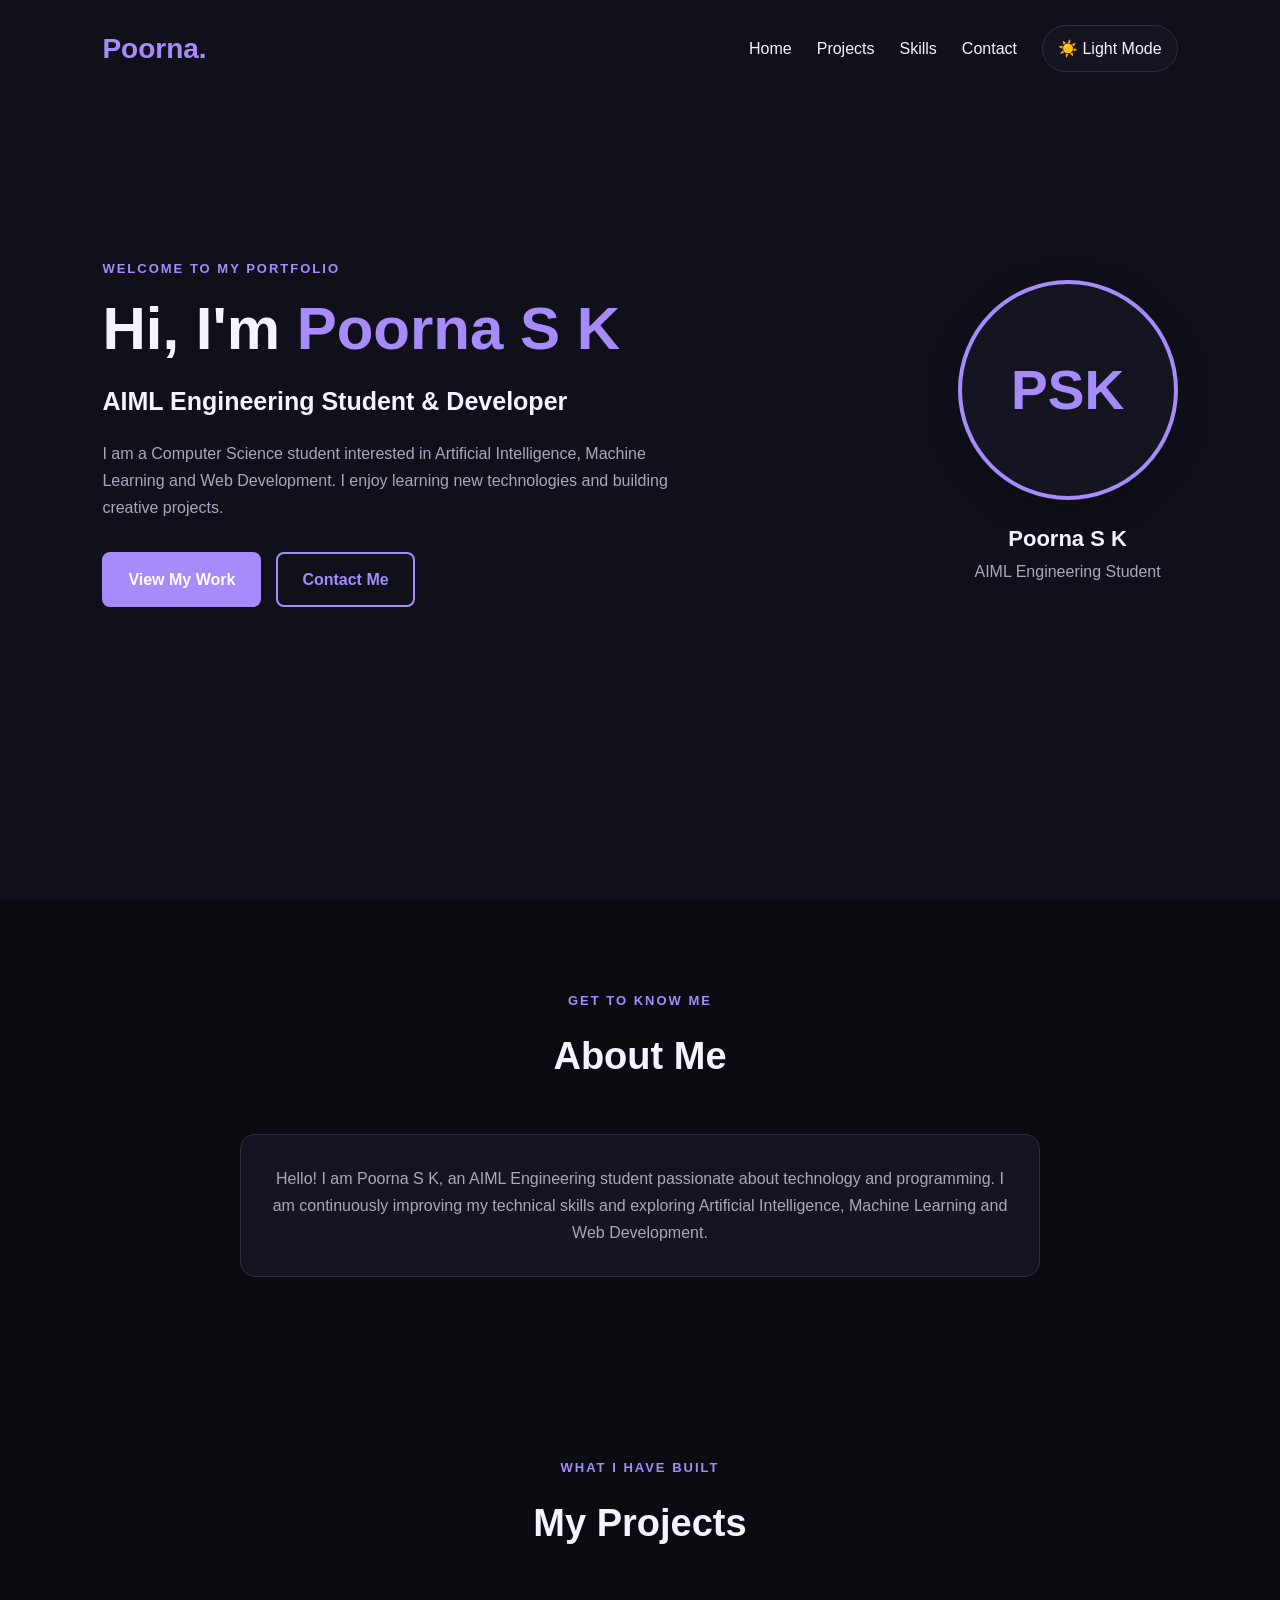
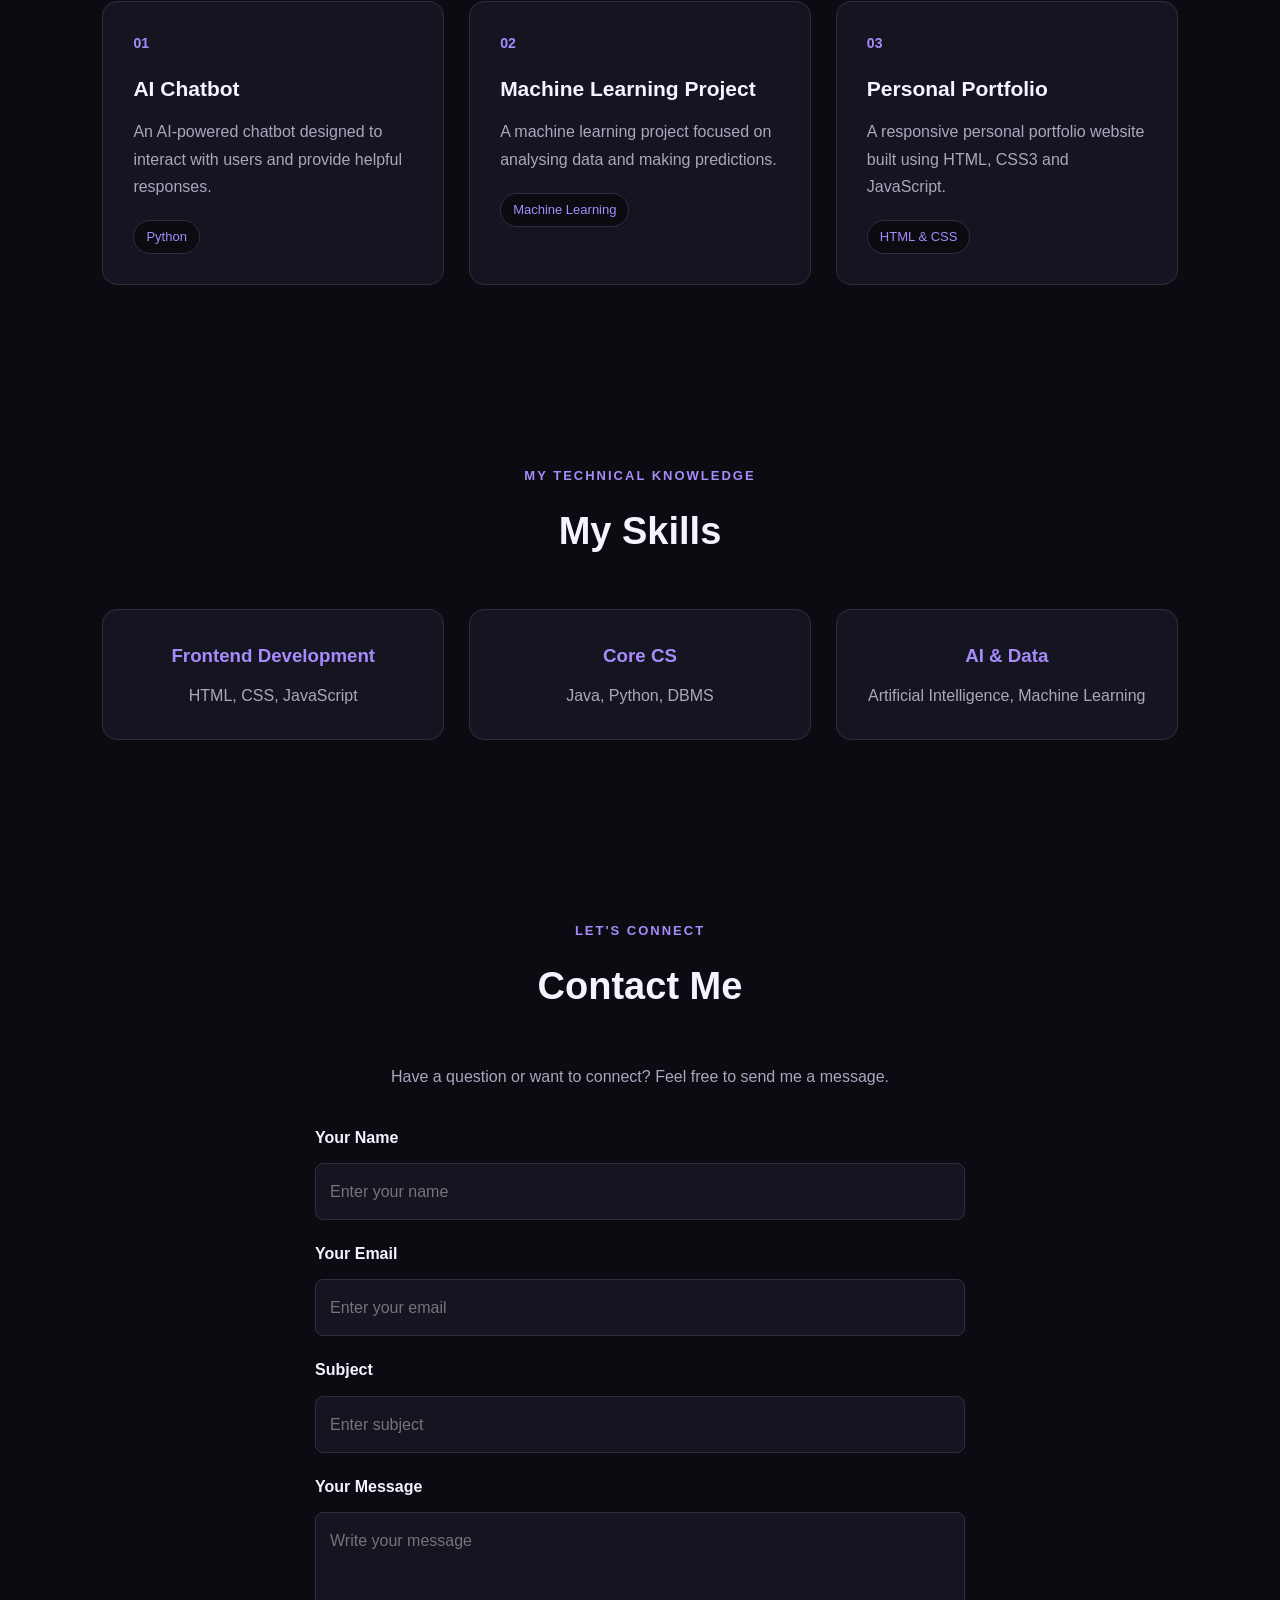
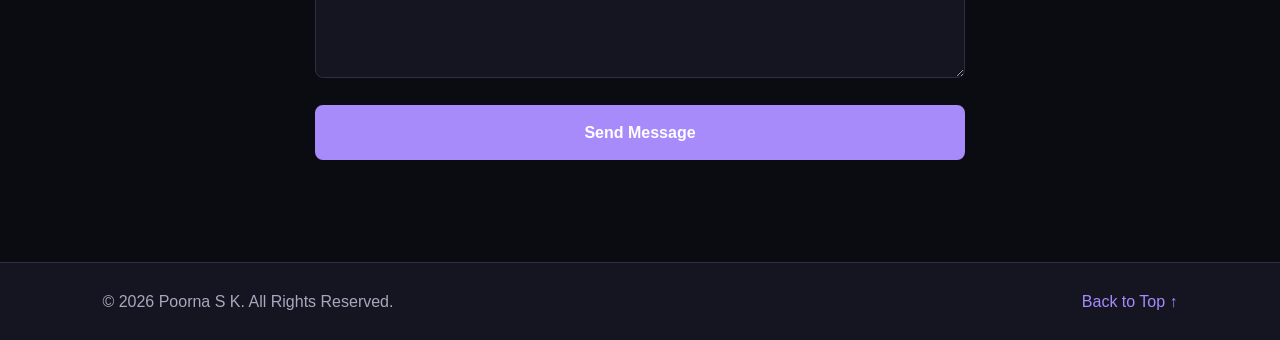
<file: index.html>
<!DOCTYPE html>
<html lang="en">
<head>
    <meta charset="UTF-8">
    <meta name="viewport" content="width=device-width, initial-scale=1.0">
    <meta name="description" content="Poorna S K - AIML Engineering Student Portfolio">
    <title>Poorna S K | Portfolio</title>
    <link rel="stylesheet" href="styles.css">
    <script src="script.js" defer></script>
</head>

<body>

    <!-- Navigation -->
    <header class="hero" id="home">
        <nav class="navbar">
            <a href="#home" class="logo">Poorna.</a>

            <div class="nav-actions">
                <div class="nav-links">
                    <a href="#home">Home</a>
                    <a href="#projects">Projects</a>
                    <a href="#skills">Skills</a>
                    <a href="#contact">Contact</a>
                </div>

                <button type="button" class="theme-toggle" id="themeToggle"
                    aria-label="Switch to light theme" aria-pressed="false">
                    ☀️ Light Mode
                </button>
            </div>
        </nav>

        <!-- Introduction -->
        <section class="intro">
            <div class="intro-content">
                <p class="welcome">WELCOME TO MY PORTFOLIO</p>

                <h1>Hi, I'm <span>Poorna S K</span></h1>

                <h2>AIML Engineering Student & Developer</h2>

                <p>
                    I am a Computer Science student interested in Artificial
                    Intelligence, Machine Learning and Web Development.
                    I enjoy learning new technologies and building creative projects.
                </p>

                <div class="intro-buttons">
                    <a href="#projects" class="btn primary-btn">View My Work</a>
                    <a href="#contact" class="btn secondary-btn">Contact Me</a>
                </div>
            </div>

            <div class="profile">
                <div class="profile-circle">PSK</div>
                <h3>Poorna S K</h3>
                <p>AIML Engineering Student</p>
            </div>
        </section>
    </header>

    <main>

        <!-- About Section -->
        <section class="section" id="about">
            <div class="section-heading">
                <p class="section-label">GET TO KNOW ME</p>
                <h2>About Me</h2>
            </div>

            <div class="about-content">
                <p>
                    Hello! I am Poorna S K, an AIML Engineering student
                    passionate about technology and programming.
                    I am continuously improving my technical skills
                    and exploring Artificial Intelligence, Machine Learning
                    and Web Development.
                </p>
            </div>
        </section>

        <!-- Projects Section -->
        <section class="section" id="projects">
            <div class="section-heading">
                <p class="section-label">WHAT I HAVE BUILT</p>
                <h2>My Projects</h2>
            </div>

            <div class="project-grid">

                <article class="project-card">
                    <div class="card-number">01</div>
                    <h3>AI Chatbot</h3>
                    <p>
                        An AI-powered chatbot designed to interact with
                        users and provide helpful responses.
                    </p>
                    <span class="project-tag">Python</span>
                </article>

                <article class="project-card">
                    <div class="card-number">02</div>
                    <h3>Machine Learning Project</h3>
                    <p>
                        A machine learning project focused on analysing
                        data and making predictions.
                    </p>
                    <span class="project-tag">Machine Learning</span>
                </article>

                <article class="project-card">
                    <div class="card-number">03</div>
                    <h3>Personal Portfolio</h3>
                    <p>
                        A responsive personal portfolio website built
                        using HTML, CSS3 and JavaScript.
                    </p>
                    <span class="project-tag">HTML & CSS</span>
                </article>

            </div>
        </section>

        <!-- Skills Section -->
        <section class="section" id="skills">
            <div class="section-heading">
                <p class="section-label">MY TECHNICAL KNOWLEDGE</p>
                <h2>My Skills</h2>
            </div>

            <div class="skill-grid">

                <div class="skill-card">
                    <h3>Frontend Development</h3>
                    <p>HTML, CSS, JavaScript</p>
                </div>

                <div class="skill-card">
                    <h3>Core CS</h3>
                    <p>Java, Python, DBMS</p>
                </div>

                <div class="skill-card">
                    <h3>AI & Data</h3>
                    <p>Artificial Intelligence, Machine Learning</p>
                </div>

            </div>
        </section>

        <!-- Contact Section -->
        <section class="section" id="contact">
            <div class="section-heading">
                <p class="section-label">LET'S CONNECT</p>
                <h2>Contact Me</h2>
            </div>

            <div class="contact-container">
                <p>
                    Have a question or want to connect?
                    Feel free to send me a message.
                </p>

                <form class="contact-form" data-contact-form>

                    <label for="name">Your Name</label>
                    <input type="text" id="name" name="name"
                        placeholder="Enter your name" required>

                    <label for="email">Your Email</label>
                    <input type="email" id="email" name="email"
                        placeholder="Enter your email" required>

                    <label for="subject">Subject</label>
                    <input type="text" id="subject" name="subject"
                        placeholder="Enter subject">

                    <label for="message">Your Message</label>
                    <textarea id="message" name="message"
                        rows="5" placeholder="Write your message"
                        required></textarea>

                    <button type="submit" class="btn primary-btn">
                        Send Message
                    </button>

                    <p data-form-status aria-live="polite"></p>

                </form>
            </div>
        </section>

    </main>

    <!-- Footer -->
    <footer class="footer">
        <p>
            © <span data-year>2026</span> Poorna S K.
            All Rights Reserved.
        </p>
        <a href="#home">Back to Top ↑</a>
    </footer>

</body>
</html>
</file>
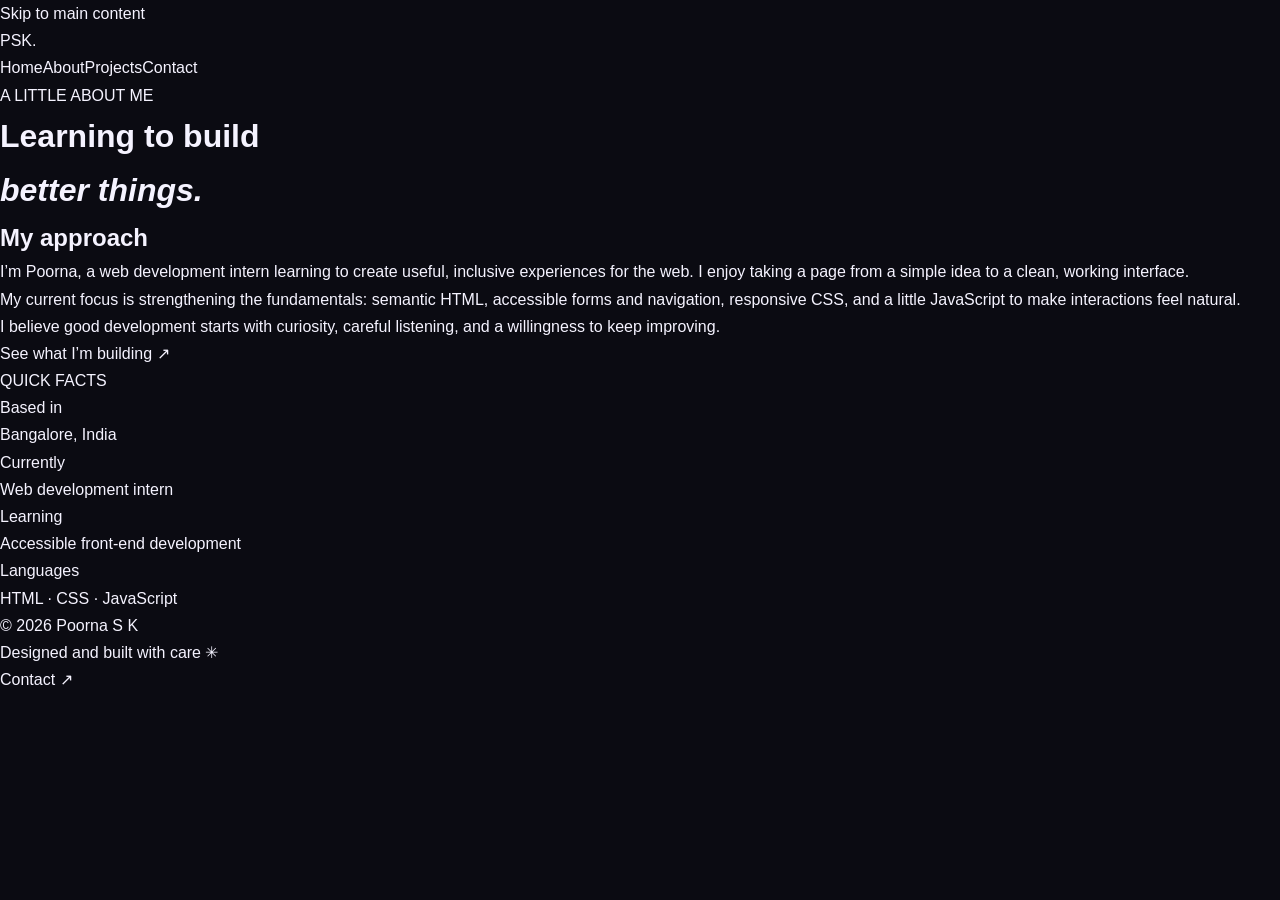
<file: about.html>
<!doctype html>
<html lang="en">
<head><meta charset="utf-8"><meta name="viewport" content="width=device-width, initial-scale=1"><meta name="description" content="Learn about Poorna S K, a web development intern focused on accessible and user-friendly websites."><meta name="theme-color" content="#f7f7f2"><title>About — Poorna S K</title><link rel="stylesheet" href="styles.css"><script src="script.js" defer></script></head>
<body><a class="skip-link" href="#main">Skip to main content</a><header class="site-header"><a class="brand" href="index.html" aria-label="Poorna S K home">PSK<span aria-hidden="true">.</span></a><nav class="site-nav" aria-label="Main navigation"><a href="index.html">Home</a><a aria-current="page" href="about.html">About</a><a href="projects.html">Projects</a><a href="contact.html">Contact</a></nav></header>
<main id="main" class="page-main"><p class="eyebrow">A LITTLE ABOUT ME</p><h1 class="page-title">Learning to build<br><em>better things.</em></h1><div class="about-layout"><article><h2>My approach</h2><p>I’m Poorna, a web development intern learning to create useful, inclusive experiences for the web. I enjoy taking a page from a simple idea to a clean, working interface.</p><p>My current focus is strengthening the fundamentals: semantic HTML, accessible forms and navigation, responsive CSS, and a little JavaScript to make interactions feel natural.</p><p>I believe good development starts with curiosity, careful listening, and a willingness to keep improving.</p><a class="text-link" href="projects.html">See what I’m building <span aria-hidden="true">↗</span></a></article><aside class="fact-card" aria-label="Quick facts"><p class="eyebrow">QUICK FACTS</p><dl><div><dt>Based in</dt><dd>Bangalore, India</dd></div><div><dt>Currently</dt><dd>Web development intern</dd></div><div><dt>Learning</dt><dd>Accessible front-end development</dd></div><div><dt>Languages</dt><dd>HTML · CSS · JavaScript</dd></div></dl></aside></div></main>
<footer class="site-footer"><p>© <span data-year>2026</span> Poorna S K</p><p>Designed and built with care <span aria-hidden="true">✳</span></p><a href="contact.html">Contact <span aria-hidden="true">↗</span></a></footer></body></html>
</file>
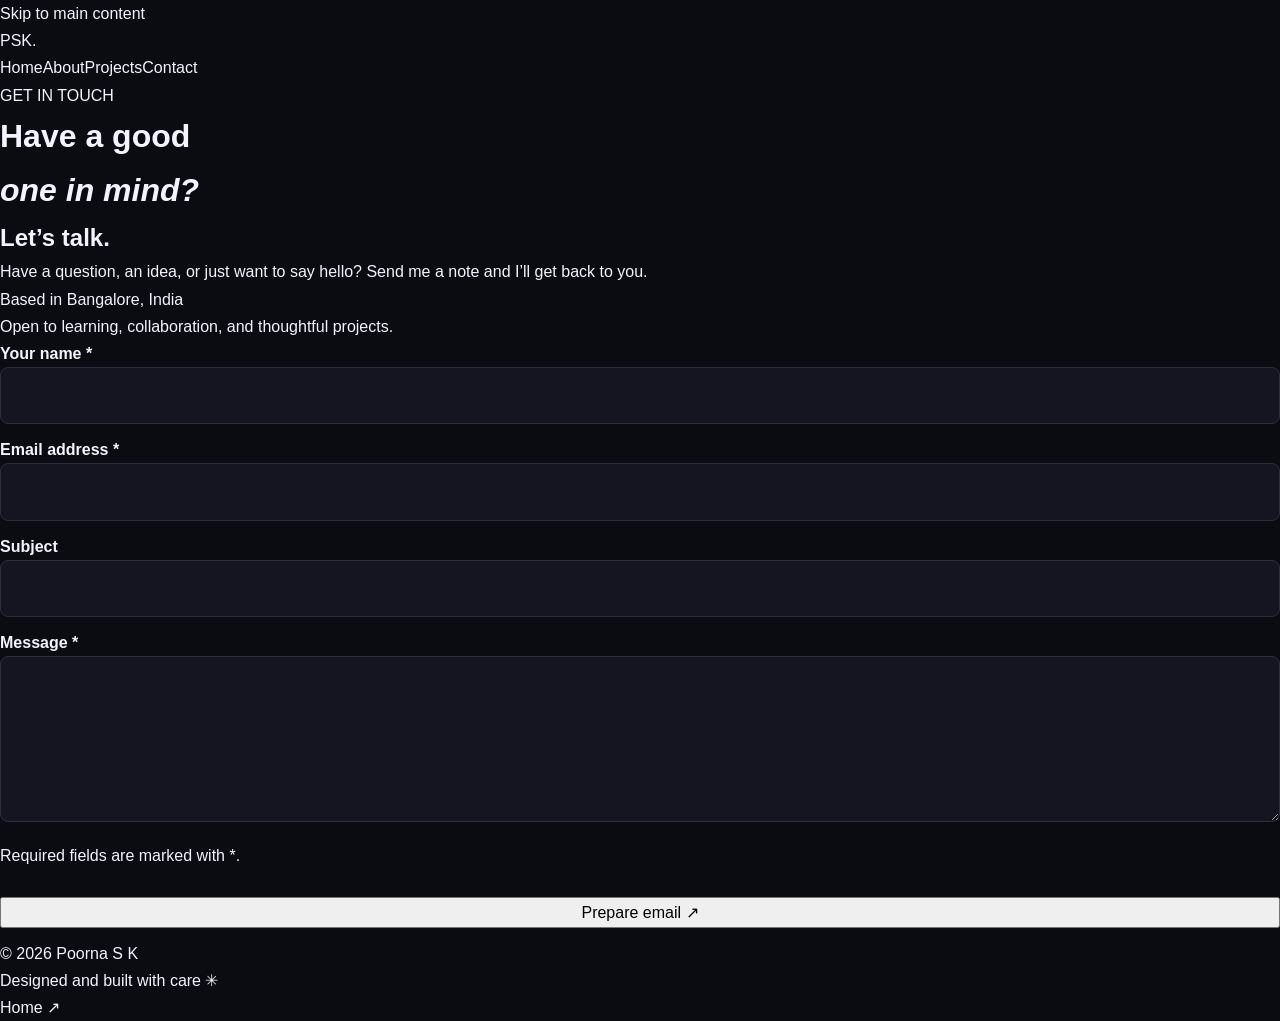
<file: contact.html>
<!doctype html>
<html lang="en">
<head><meta charset="utf-8"><meta name="viewport" content="width=device-width, initial-scale=1"><meta name="description" content="Contact Poorna S K about web development, collaborations, and project ideas."><meta name="theme-color" content="#f7f7f2"><title>Contact — Poorna S K</title><link rel="stylesheet" href="styles.css"><script src="script.js" defer></script></head>
<body><a class="skip-link" href="#main">Skip to main content</a><header class="site-header"><a class="brand" href="index.html" aria-label="Poorna S K home">PSK<span aria-hidden="true">.</span></a><nav class="site-nav" aria-label="Main navigation"><a href="index.html">Home</a><a href="about.html">About</a><a href="projects.html">Projects</a><a aria-current="page" href="contact.html">Contact</a></nav></header>
<main id="main" class="page-main"><p class="eyebrow">GET IN TOUCH</p><h1 class="page-title">Have a good<br><em>one in mind?</em></h1><div class="contact-layout"><section><h2>Let’s talk.</h2><p class="page-lede">Have a question, an idea, or just want to say hello? Send me a note and I’ll get back to you.</p><p class="contact-aside">Based in Bangalore, India<br>Open to learning, collaboration, and thoughtful projects.</p></section><form class="contact-form" data-contact-form><div class="form-field"><label for="name">Your name <span aria-hidden="true">*</span></label><input id="name" name="name" autocomplete="name" required maxlength="100"></div><div class="form-field"><label for="email">Email address <span aria-hidden="true">*</span></label><input id="email" name="email" type="email" autocomplete="email" required maxlength="254"></div><div class="form-field"><label for="subject">Subject</label><input id="subject" name="subject" maxlength="120"></div><div class="form-field"><label for="message">Message <span aria-hidden="true">*</span></label><textarea id="message" name="message" rows="5" required maxlength="3000"></textarea></div><p class="form-hint">Required fields are marked with <span aria-hidden="true">*</span>.</p><button class="button button-primary" type="submit">Prepare email <span aria-hidden="true">↗</span></button><p class="form-status" data-form-status aria-live="polite"></p></form></div></main>
<footer class="site-footer"><p>© <span data-year>2026</span> Poorna S K</p><p>Designed and built with care <span aria-hidden="true">✳</span></p><a href="index.html">Home <span aria-hidden="true">↗</span></a></footer></body></html>
</file>
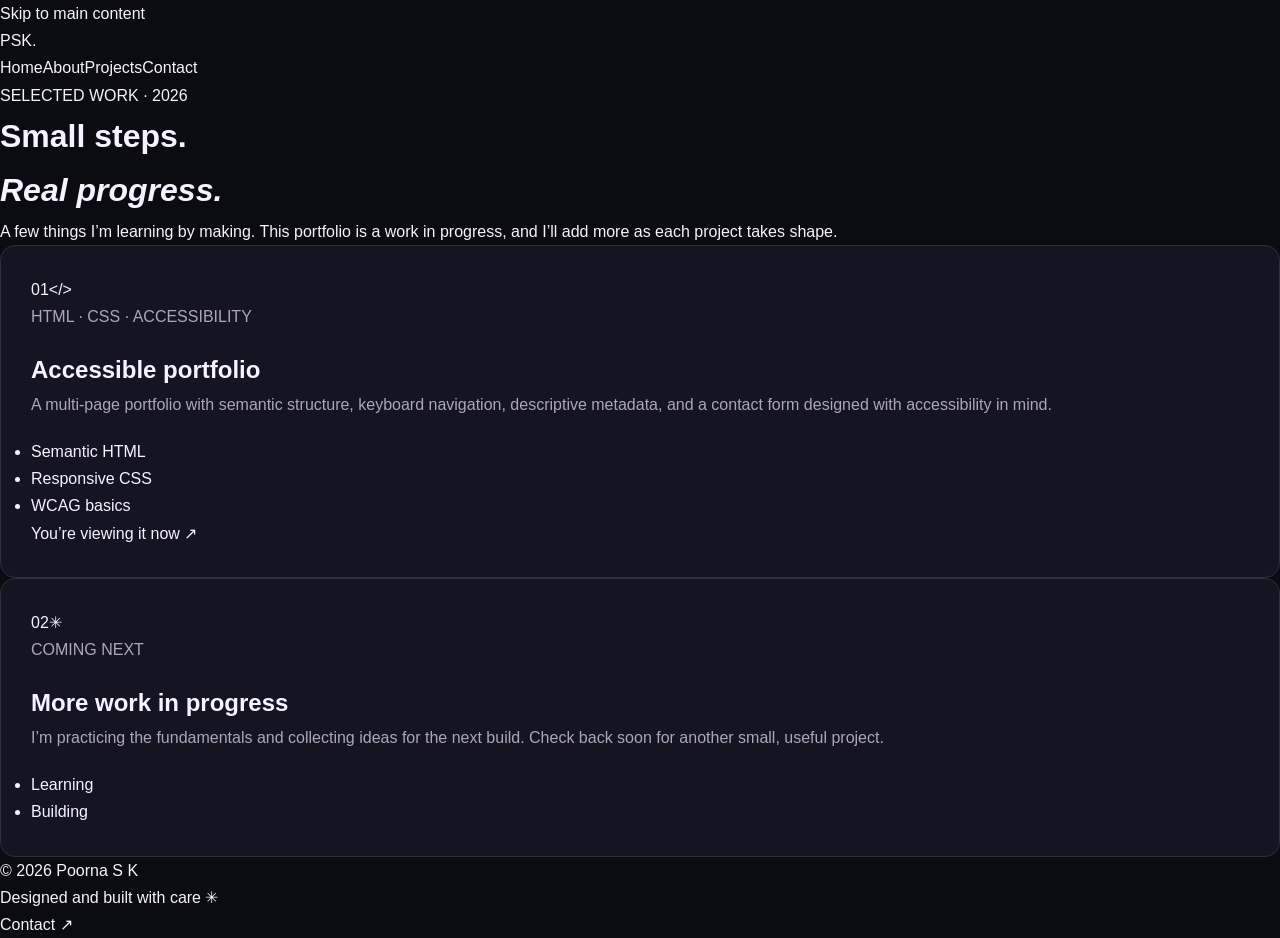
<file: projects.html>
<!doctype html>
<html lang="en">
<head><meta charset="utf-8"><meta name="viewport" content="width=device-width, initial-scale=1"><meta name="description" content="Selected front-end and accessibility projects by Poorna S K."><meta name="theme-color" content="#f7f7f2"><title>Projects — Poorna S K</title><link rel="stylesheet" href="styles.css"><script src="script.js" defer></script></head>
<body><a class="skip-link" href="#main">Skip to main content</a><header class="site-header"><a class="brand" href="index.html" aria-label="Poorna S K home">PSK<span aria-hidden="true">.</span></a><nav class="site-nav" aria-label="Main navigation"><a href="index.html">Home</a><a href="about.html">About</a><a aria-current="page" href="projects.html">Projects</a><a href="contact.html">Contact</a></nav></header>
<main id="main" class="page-main"><p class="eyebrow">SELECTED WORK · 2026</p><h1 class="page-title">Small steps.<br><em>Real progress.</em></h1><p class="page-lede">A few things I’m learning by making. This portfolio is a work in progress, and I’ll add more as each project takes shape.</p>
<section class="project-list" aria-label="Selected projects"><article class="project-card"><div class="project-art art-one" aria-hidden="true"><span>01</span><span class="art-mark">&lt;/&gt;</span></div><div class="project-info"><p class="eyebrow">HTML · CSS · ACCESSIBILITY</p><h2>Accessible portfolio</h2><p>A multi-page portfolio with semantic structure, keyboard navigation, descriptive metadata, and a contact form designed with accessibility in mind.</p><ul class="tag-list" aria-label="Project technologies"><li>Semantic HTML</li><li>Responsive CSS</li><li>WCAG basics</li></ul><span class="project-state">You’re viewing it now <span aria-hidden="true">↗</span></span></div></article>
<article class="project-card"><div class="project-art art-two" aria-hidden="true"><span>02</span><span class="art-mark">✳</span></div><div class="project-info"><p class="eyebrow">COMING NEXT</p><h2>More work in progress</h2><p>I’m practicing the fundamentals and collecting ideas for the next build. Check back soon for another small, useful project.</p><ul class="tag-list" aria-label="Topics"><li>Learning</li><li>Building</li></ul></div></article></section></main>
<footer class="site-footer"><p>© <span data-year>2026</span> Poorna S K</p><p>Designed and built with care <span aria-hidden="true">✳</span></p><a href="contact.html">Contact <span aria-hidden="true">↗</span></a></footer></body></html>
</file>
<file: styles.css>
/* =========================================
   1. CSS VARIABLES
========================================= */

:root {
    --primary: #a78bfa;
    --primary-hover: #8b5cf6;
    --background: #0b0b12;
    --surface: #151522;
    --hero-background: #10101b;
    --text: #f5f3ff;
    --muted: #aaa6bd;
    --border: #302d40;
    --shadow: rgba(0, 0, 0, 0.25);
}

/* Light Theme */

body.light-theme {
    --primary: #7651d6;
    --primary-hover: #6040bd;
    --background: #f7f6fc;
    --surface: #ffffff;
    --hero-background: #eeebfa;
    --text: #242033;
    --muted: #666174;
    --border: #ded9eb;
    --shadow: rgba(50, 40, 80, 0.1);
}

/* =========================================
   2. GLOBAL STYLES
========================================= */

* {
    margin: 0;
    padding: 0;
    box-sizing: border-box;
}

html {
    scroll-behavior: smooth;
    scroll-padding-top: 30px;
}

body {
    width: 100%;
    min-width: 0;
    overflow-x: hidden;
    font-family: Arial, Helvetica, sans-serif;
    background: var(--background);
    color: var(--text);
    line-height: 1.7;
    transition: background 0.3s ease, color 0.3s ease;
}

a {
    text-decoration: none;
    color: inherit;
}

button,
input,
textarea {
    font: inherit;
}

img {
    max-width: 100%;
    height: auto;
}

/* =========================================
   3. HERO AND NAVIGATION
========================================= */

.hero {
    background: var(--hero-background);
    min-height: 100vh;
    padding: 25px 8%;
}

.navbar {
    display: flex;
    justify-content: space-between;
    align-items: center;
    gap: 25px;
    flex-wrap: wrap;
    width: 100%;
}

.logo {
    font-size: 28px;
    font-weight: bold;
    color: var(--primary);
}

.nav-actions {
    display: flex;
    align-items: center;
    gap: 25px;
}

.nav-links {
    display: flex;
    align-items: center;
    gap: 25px;
}

.nav-links a {
    color: var(--text);
    transition: color 0.3s ease;
}

.nav-links a:hover {
    color: var(--primary);
}

/* Theme Button */

.theme-toggle {
    background: var(--surface);
    color: var(--text);
    border: 1px solid var(--border);
    padding: 9px 15px;
    border-radius: 25px;
    cursor: pointer;
    transition: all 0.3s ease;
}

.theme-toggle:hover {
    background: var(--primary);
    color: white;
    transform: translateY(-2px);
}

/* =========================================
   4. INTRODUCTION SECTION
========================================= */

.intro {
    display: flex;
    justify-content: space-between;
    align-items: center;
    gap: 50px;
    min-height: 80vh;
    padding: 60px 0;
}

.intro-content {
    max-width: 650px;
    flex: 1;
}

.welcome,
.section-label {
    color: var(--primary);
    font-size: 13px;
    font-weight: bold;
    letter-spacing: 2px;
    margin-bottom: 12px;
}

.intro h1 {
    font-size: clamp(36px, 5vw, 60px);
    line-height: 1.2;
    margin-bottom: 15px;
}

.intro h1 span {
    color: var(--primary);
}

.intro h2 {
    font-size: clamp(19px, 2.5vw, 25px);
    margin-bottom: 18px;
}

.intro-content > p:not(.welcome) {
    color: var(--muted);
    max-width: 600px;
}

.intro-buttons {
    display: flex;
    gap: 15px;
    flex-wrap: wrap;
    margin-top: 30px;
}

/* =========================================
   5. BUTTONS
========================================= */

.btn {
    display: inline-block;
    padding: 12px 24px;
    border-radius: 8px;
    font-weight: bold;
    border: 2px solid var(--primary);
    cursor: pointer;
    text-align: center;
    transition: all 0.3s ease;
}

.primary-btn {
    background: var(--primary);
    color: #ffffff;
}

.primary-btn:hover {
    background: var(--primary-hover);
    border-color: var(--primary-hover);
    transform: translateY(-3px);
    box-shadow: 0 8px 20px var(--shadow);
}

.secondary-btn {
    color: var(--primary);
    background: transparent;
}

.secondary-btn:hover {
    background: var(--primary);
    color: #ffffff;
    transform: translateY(-3px);
}

/* =========================================
   6. PROFILE
========================================= */

.profile {
    text-align: center;
    min-width: 0;
    flex-shrink: 0;
}

.profile-circle {
    width: 220px;
    height: 220px;
    border-radius: 50%;
    background: var(--surface);
    border: 4px solid var(--primary);
    display: flex;
    justify-content: center;
    align-items: center;
    margin: 0 auto 20px;
    font-size: 55px;
    font-weight: bold;
    color: var(--primary);
    box-shadow: 0 10px 30px var(--shadow);
    transition: transform 0.3s ease;
}

.profile-circle:hover {
    transform: scale(1.05);
}

.profile h3 {
    font-size: 22px;
}

.profile p {
    color: var(--muted);
}

/* =========================================
   7. COMMON SECTIONS
========================================= */

.section {
    width: 100%;
    padding: 90px 8%;
}

.section-heading {
    text-align: center;
    margin-bottom: 45px;
}

.section-heading h2 {
    font-size: clamp(28px, 4vw, 38px);
}

.about-content {
    max-width: 800px;
    margin: auto;
    text-align: center;
    color: var(--muted);
    background: var(--surface);
    padding: 30px;
    border-radius: 15px;
    border: 1px solid var(--border);
}

/* =========================================
   8. CSS GRID - PROJECTS
========================================= */

.project-grid {
    display: grid;
    grid-template-columns: repeat(
        auto-fit,
        minmax(min(100%, 260px), 1fr)
    );
    gap: 25px;
}

.project-card {
    background: var(--surface);
    padding: 30px;
    border-radius: 15px;
    border: 1px solid var(--border);
    transition: transform 0.3s ease, box-shadow 0.3s ease;
}

.project-card:hover {
    transform: translateY(-8px);
    box-shadow: 0 12px 30px var(--shadow);
}

.card-number {
    color: var(--primary);
    font-size: 14px;
    font-weight: bold;
    margin-bottom: 15px;
}

.project-card h3 {
    margin-bottom: 12px;
    font-size: 21px;
}

.project-card p {
    color: var(--muted);
    margin-bottom: 20px;
}

.project-tag {
    display: inline-block;
    color: var(--primary);
    background: var(--background);
    border: 1px solid var(--border);
    padding: 5px 12px;
    border-radius: 20px;
    font-size: 13px;
}

/* =========================================
   9. CSS GRID - SKILLS
========================================= */

.skill-grid {
    display: grid;
    grid-template-columns: repeat(
        auto-fit,
        minmax(min(100%, 220px), 1fr)
    );
    gap: 25px;
}

.skill-card {
    background: var(--surface);
    padding: 30px 20px;
    text-align: center;
    border: 1px solid var(--border);
    border-radius: 15px;
    transition: all 0.3s ease;
}

.skill-card:hover {
    transform: translateY(-6px);
    border-color: var(--primary);
    box-shadow: 0 10px 25px var(--shadow);
}

.skill-card h3 {
    color: var(--primary);
    margin-bottom: 10px;
}

.skill-card p {
    color: var(--muted);
}

/* =========================================
   10. CONTACT FORM
========================================= */

.contact-container {
    max-width: 650px;
    width: 100%;
    margin: auto;
    text-align: center;
}

.contact-container > p {
    color: var(--muted);
    margin-bottom: 25px;
}

.contact-form {
    display: flex;
    flex-direction: column;
    gap: 12px;
    text-align: left;
    width: 100%;
}

.contact-form label {
    font-weight: bold;
    margin-top: 8px;
}

.contact-form input,
.contact-form textarea {
    width: 100%;
    padding: 14px;
    background: var(--surface);
    color: var(--text);
    border: 1px solid var(--border);
    border-radius: 8px;
    outline: none;
    transition: border-color 0.3s ease;
}

.contact-form input:focus,
.contact-form textarea:focus {
    border-color: var(--primary);
}

.contact-form textarea {
    resize: vertical;
}

.contact-form button {
    margin-top: 15px;
}

[data-form-status] {
    color: var(--primary);
    overflow-wrap: anywhere;
}

[data-form-status] a {
    text-decoration: underline;
}

/* =========================================
   11. FOOTER
========================================= */

.footer {
    padding: 25px 8%;
    background: var(--surface);
    border-top: 1px solid var(--border);
    display: flex;
    justify-content: space-between;
    align-items: center;
    gap: 15px;
    flex-wrap: wrap;
}

.footer p {
    color: var(--muted);
}

.footer a {
    color: var(--primary);
}

.footer a:hover {
    text-decoration: underline;
}

/* =========================================
   12. LARGE DESKTOP - 1440px AND ABOVE
========================================= */

@media screen and (min-width: 1440px) {

    .hero,
    .section,
    .footer {
        padding-left: max(8%, calc((100% - 1400px) / 2));
        padding-right: max(8%, calc((100% - 1400px) / 2));
    }

    .intro {
        min-height: 80vh;
    }
}

/* =========================================
   13. LAPTOP - 1025px TO 1439px
========================================= */

@media screen and (max-width: 1200px) {

    .hero {
        padding-left: 5%;
        padding-right: 5%;
    }

    .intro {
        gap: 35px;
    }

    .profile-circle {
        width: 190px;
        height: 190px;
    }

    .section {
        padding-left: 5%;
        padding-right: 5%;
    }
}

/* =========================================
   14. TABLET - 769px TO 1024px
========================================= */

@media screen and (max-width: 1024px) {

    .navbar {
        gap: 18px;
    }

    .nav-actions {
        gap: 16px;
    }

    .nav-links {
        gap: 16px;
    }

    .intro {
        gap: 25px;
    }

    .intro h1 {
        font-size: clamp(32px, 5vw, 46px);
    }

    .intro-content {
        min-width: 0;
    }

    .profile-circle {
        width: 170px;
        height: 170px;
        font-size: 42px;
    }

    .project-grid {
        grid-template-columns: repeat(2, minmax(0, 1fr));
    }

    .skill-grid {
        grid-template-columns: repeat(2, minmax(0, 1fr));
    }
}

/* =========================================
   15. MOBILE AND SMALL TABLETS - 768px
========================================= */

@media screen and (max-width: 768px) {

    .hero {
        min-height: auto;
        padding: 20px 5%;
    }

    .navbar {
        flex-direction: column;
        justify-content: center;
        gap: 18px;
    }

    .nav-actions {
        width: 100%;
        flex-direction: column;
        gap: 15px;
    }

    .nav-links {
        justify-content: center;
        flex-wrap: wrap;
        gap: 18px;
    }

    .intro {
        flex-direction: column;
        text-align: center;
        min-height: auto;
        padding: 55px 0;
        gap: 35px;
    }

    .intro-content {
        max-width: 100%;
    }

    .intro-content > p:not(.welcome) {
        margin-left: auto;
        margin-right: auto;
    }

    .intro-buttons {
        justify-content: center;
    }

    .profile {
        margin-top: 10px;
    }

    .section {
        padding: 65px 5%;
    }

    .project-grid,
    .skill-grid {
        grid-template-columns: repeat(2, minmax(0, 1fr));
    }

    .about-content {
        width: 100%;
    }

    .footer {
        justify-content: center;
        text-align: center;
    }
}

/* =========================================
   16. MOBILE PHONES - 480px
========================================= */

@media screen and (max-width: 480px) {

    .hero {
        padding: 18px;
    }

    .logo {
        font-size: 25px;
    }

    .nav-links {
        gap: 12px;
    }

    .nav-links a {
        font-size: 13px;
    }

    .theme-toggle {
        font-size: 13px;
        padding: 9px 14px;
    }

    .intro {
        padding: 45px 0;
    }

    .welcome,
    .section-label {
        font-size: 11px;
        letter-spacing: 1px;
    }

    .intro h1 {
        font-size: clamp(29px, 8vw, 36px);
    }

    .intro h2 {
        font-size: 18px;
    }

    .intro-content > p:not(.welcome) {
        font-size: 14px;
        line-height: 1.7;
    }

    .intro-buttons {
        flex-direction: column;
        align-items: center;
    }

    .btn {
        width: 100%;
        max-width: 260px;
    }

    .profile-circle {
        width: 145px;
        height: 145px;
        font-size: 35px;
    }

    .section {
        padding: 50px 18px;
    }

    .section-heading {
        margin-bottom: 30px;
    }

    .section-heading h2 {
        font-size: 27px;
    }

    .project-grid,
    .skill-grid {
        grid-template-columns: 1fr;
        gap: 18px;
    }

    .project-card,
    .skill-card {
        padding: 22px;
    }

    .about-content {
        padding: 22px;
    }

    .contact-form input,
    .contact-form textarea {
        font-size: 14px;
    }

    .footer {
        padding: 20px 15px;
        flex-direction: column;
        text-align: center;
    }

    .footer p {
        font-size: 12px;
    }
}

/* =========================================
   17. EXTRA SMALL PHONES - BELOW 320px
========================================= */

@media screen and (max-width: 319px) {

    .hero {
        padding: 12px;
    }

    .intro h1 {
        font-size: 26px;
    }

    .intro h2 {
        font-size: 16px;
    }

    .nav-links {
        gap: 8px;
    }

    .nav-links a {
        font-size: 11px;
    }

    .section {
        padding: 35px 12px;
    }

    .profile-circle {
        width: 120px;
        height: 120px;
        font-size: 30px;
    }

    .project-card,
    .skill-card {
        padding: 17px;
    }
}

/* =========================================
   18. ACCESSIBILITY
========================================= */

@media (prefers-reduced-motion: reduce) {

    *,
    *::before,
    *::after {
        scroll-behavior: auto !important;
        transition-duration: 0.01ms !important;
        animation-duration: 0.01ms !important;
        animation-iteration-count: 1 !important;
    }
}
</file>
